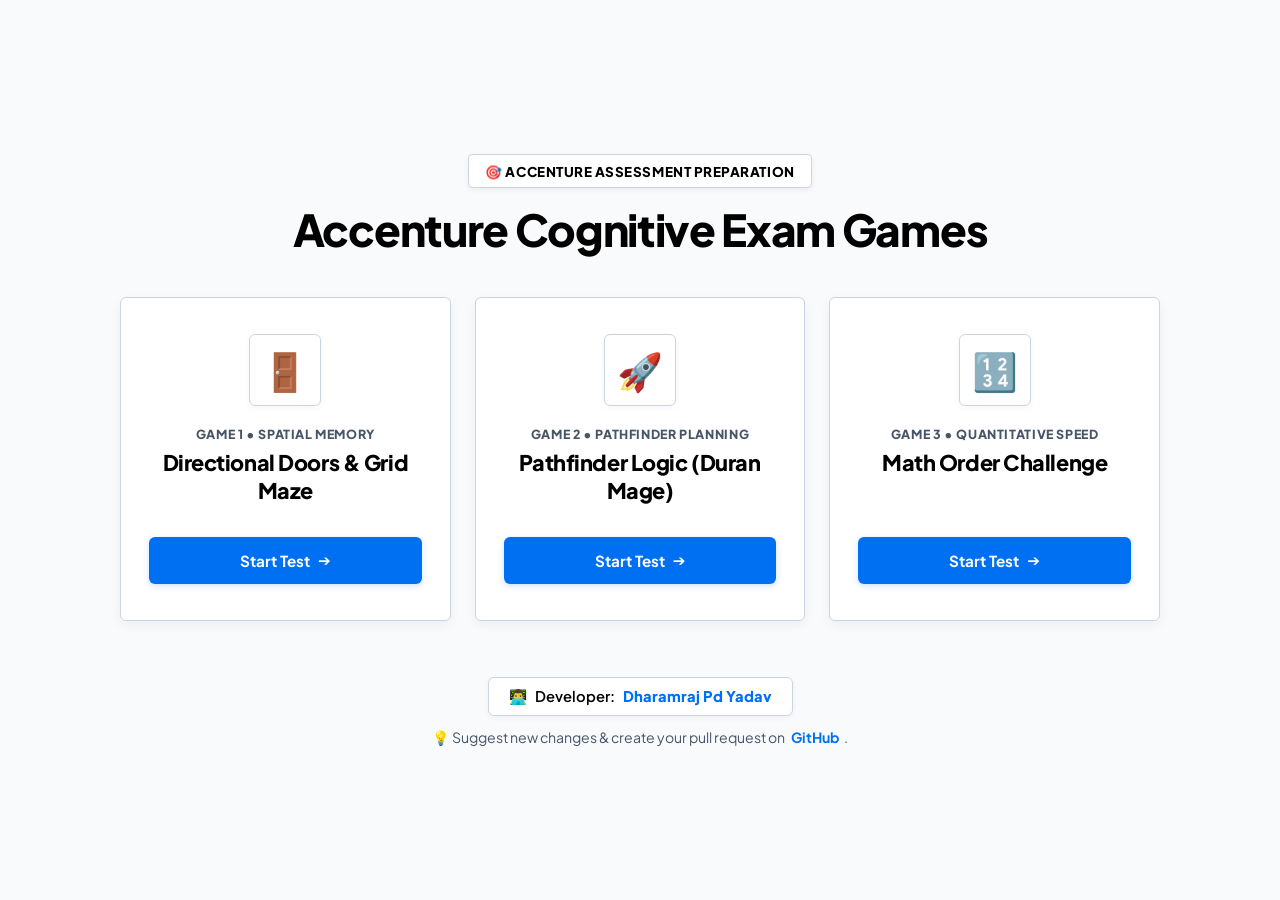
<file: index.html>
<!DOCTYPE html>
<html lang="en">
<head>
  <meta charset="UTF-8" />
  <meta name="viewport" content="width=device-width, initial-scale=1.0" />
  <title>Accenture Cognitive Exam Prep Games</title>
  <link rel="preconnect" href="https://fonts.googleapis.com">
  <link rel="preconnect" href="https://fonts.gstatic.com" crossorigin>
  <link href="https://fonts.googleapis.com/css2?family=Plus+Jakarta+Sans:wght@400;500;600;700;800&family=Fredoka:wght@600;700&display=swap" rel="stylesheet">
  <style>
    :root {
      --bg: #f8fafc;
      --card-bg: #ffffff;
      --border: #cbd5e1;
      --primary: #0070f3;
      --primary-hover: #0051b3;
      --text-main: #000000;
      --text-muted: #475569;
      --font: 'Plus Jakarta Sans', system-ui, -apple-system, sans-serif;
    }

    * {
      box-sizing: border-box;
      margin: 0;
      padding: 0;
    }

    body {
      background-color: var(--bg);
      color: var(--text-main);
      font-family: var(--font);
      min-height: 100vh;
      display: flex;
      flex-direction: column;
      align-items: center;
      justify-content: center;
      padding: 3rem 1.5rem;
    }

    .container {
      width: 100%;
      max-width: 1040px;
      display: flex;
      flex-direction: column;
      gap: 2.5rem;
    }

    /* Header */
    header {
      text-align: center;
      display: flex;
      flex-direction: column;
      align-items: center;
      gap: 0.85rem;
    }

    /* Crisp White Header Badge with subtle corners & shadow */
    .header-badge {
      display: inline-flex;
      align-items: center;
      gap: 0.45rem;
      background: #ffffff;
      color: #000000;
      border: 1px solid var(--border);
      padding: 0.45rem 1rem;
      border-radius: 4px;
      font-size: 0.84rem;
      font-weight: 800;
      letter-spacing: 0.04em;
      text-transform: uppercase;
      box-shadow: 0 2px 6px rgba(0, 0, 0, 0.06);
    }

    h1 {
      font-size: clamp(2rem, 4.5vw, 2.75rem);
      font-weight: 800;
      color: #000000;
      letter-spacing: -0.03em;
    }

    /* 3-Card Grid View */
    .games-grid {
      display: grid;
      grid-template-columns: repeat(3, 1fr);
      gap: 1.5rem;
    }

    /* Clean White Game Card (Subtle Corners) */
    .game-card {
      background: var(--card-bg);
      border: 1px solid var(--border);
      border-radius: 6px;
      padding: 2.25rem 1.75rem;
      display: flex;
      flex-direction: column;
      justify-content: space-between;
      gap: 2rem;
      transition: all 0.2s ease;
      box-shadow: 0 4px 12px rgba(0, 0, 0, 0.05);
      text-decoration: none;
      color: inherit;
    }

    .game-card:hover {
      transform: translateY(-4px);
      border-color: #0f172a;
      box-shadow: 0 10px 24px rgba(0, 0, 0, 0.1);
    }

    .card-top {
      display: flex;
      flex-direction: column;
      align-items: center;
      text-align: center;
      gap: 1.2rem;
    }

    .icon-box {
      width: 72px;
      height: 72px;
      background: #ffffff;
      border: 1px solid var(--border);
      border-radius: 6px;
      display: flex;
      align-items: center;
      justify-content: center;
      font-size: 2.3rem;
      box-shadow: 0 2px 6px rgba(0, 0, 0, 0.04);
      transition: transform 0.2s ease;
    }

    .game-card:hover .icon-box {
      transform: scale(1.06);
    }

    .card-info {
      display: flex;
      flex-direction: column;
      align-items: center;
      gap: 0.45rem;
    }

    .category-badge {
      font-size: 0.78rem;
      font-weight: 800;
      text-transform: uppercase;
      letter-spacing: 0.05em;
      color: #475569;
    }

    .game-title {
      font-size: 1.35rem;
      font-weight: 800;
      color: #000000;
      letter-spacing: -0.02em;
      line-height: 1.3;
    }

    /* Action Button (Subtle Corners) */
    .btn-play {
      background: #0070f3;
      color: #ffffff;
      padding: 0.85rem 1.25rem;
      border-radius: 6px;
      font-weight: 700;
      font-size: 0.95rem;
      display: inline-flex;
      align-items: center;
      justify-content: center;
      gap: 0.5rem;
      width: 100%;
      transition: all 0.2s ease;
      box-shadow: 0 2px 6px rgba(0, 112, 243, 0.2);
    }

    .game-card:hover .btn-play {
      background: #0051b3;
      box-shadow: 0 4px 12px rgba(0, 112, 243, 0.35);
    }

    /* Developer Signature & Contribution Footer */
    footer {
      display: flex;
      flex-direction: column;
      align-items: center;
      gap: 0.75rem;
      margin-top: 1rem;
      text-align: center;
    }

    .dev-badge {
      display: inline-flex;
      align-items: center;
      gap: 0.5rem;
      background: #ffffff;
      border: 1px solid var(--border);
      padding: 0.55rem 1.25rem;
      border-radius: 6px;
      font-size: 0.92rem;
      font-weight: 600;
      color: #000000;
      box-shadow: 0 2px 6px rgba(0, 0, 0, 0.04);
    }

    .dev-badge a {
      color: #0070f3;
      text-decoration: none;
      font-weight: 800;
    }

    .dev-badge a:hover {
      text-decoration: underline;
    }

    .contribute-note {
      font-size: 0.88rem;
      color: #475569;
      display: flex;
      align-items: center;
      gap: 0.35rem;
    }

    .contribute-note a {
      color: #0070f3;
      font-weight: 700;
      text-decoration: none;
    }

    .contribute-note a:hover {
      text-decoration: underline;
    }

    /* Responsive */
    @media (max-width: 860px) {
      .games-grid {
        grid-template-columns: 1fr;
      }
    }
  </style>
</head>
<body>
  <div class="container">
    <!-- Header -->
    <header>
      <div class="header-badge">🎯 Accenture Assessment Preparation</div>
      <h1>Accenture Cognitive Exam Games</h1>
    </header>

    <!-- 3-Card Grid View -->
    <main class="games-grid">
      <!-- Game 1: Directional Doors & Grid Maze -->
      <a href="grid-maze/index.html" class="game-card">
        <div class="card-top">
          <div class="icon-box">🚪</div>
          <div class="card-info">
            <span class="category-badge">Game 1 • Spatial Memory</span>
            <h2 class="game-title">Directional Doors & Grid Maze</h2>
          </div>
        </div>
        <div class="btn-play">
          Start Test <span>➔</span>
        </div>
      </a>

      <!-- Game 2: Pathfinder Logic (Duran Mage) -->
      <a href="motion-flow/index.html" class="game-card">
        <div class="card-top">
          <div class="icon-box">🚀</div>
          <div class="card-info">
            <span class="category-badge">Game 2 • Pathfinder Planning</span>
            <h2 class="game-title">Pathfinder Logic (Duran Mage)</h2>
          </div>
        </div>
        <div class="btn-play">
          Start Test <span>➔</span>
        </div>
      </a>

      <!-- Game 3: Math Order Challenge -->
      <a href="math-order/index.html" class="game-card">
        <div class="card-top">
          <div class="icon-box">🔢</div>
          <div class="card-info">
            <span class="category-badge">Game 3 • Quantitative Speed</span>
            <h2 class="game-title">Math Order Challenge</h2>
          </div>
        </div>
        <div class="btn-play">
          Start Test <span>➔</span>
        </div>
      </a>
    </main>

    <!-- Developer Signature Footer -->
    <footer>
      <div class="dev-badge">
        <span>👨‍💻</span> Developer: <a href="https://github.com/Dharamraj82" target="_blank" rel="noopener noreferrer">Dharamraj Pd Yadav</a>
      </div>
      <p class="contribute-note">
        💡 Suggest new changes & create your pull request on <a href="https://github.com/Dharamraj82" target="_blank" rel="noopener noreferrer">GitHub</a>.
      </p>
    </footer>
  </div>
</body>
</html>
</file>
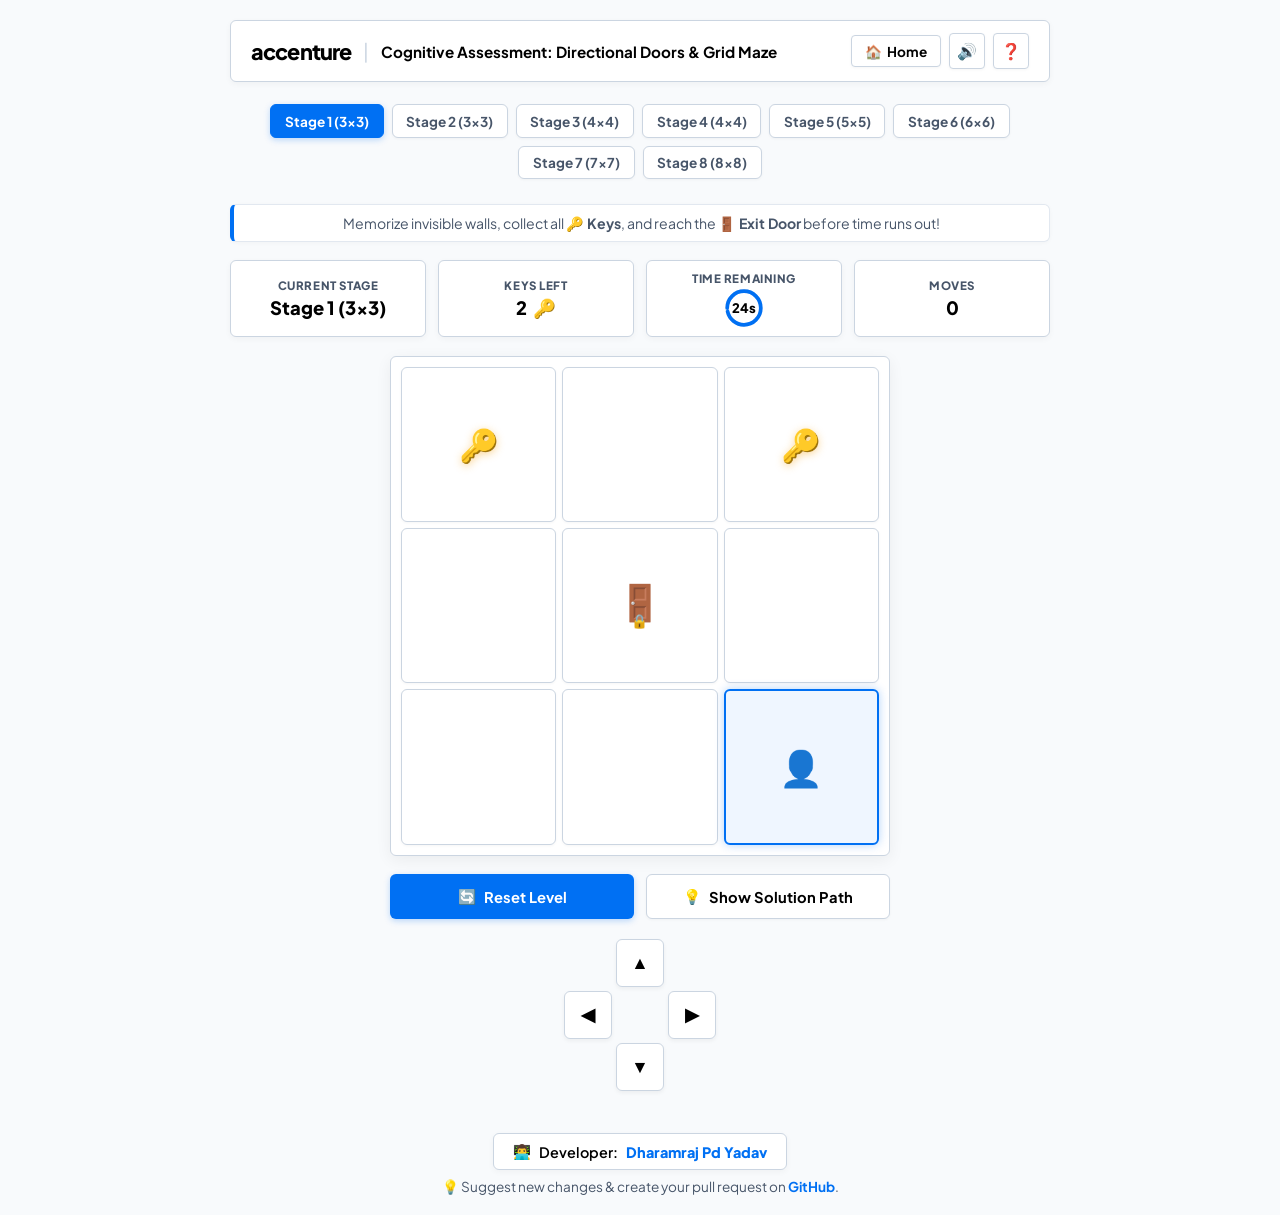
<file: grid-maze/index.html>
<!DOCTYPE html>
<html lang="en">
<head>
  <meta charset="UTF-8" />
  <meta name="viewport" content="width=device-width, initial-scale=1.0, maximum-scale=1.0, user-scalable=no" />
  <title>Directional Doors & Grid Maze - Accenture Cognitive Assessment</title>
  <link rel="stylesheet" href="style.css" />
  <link rel="preconnect" href="https://fonts.googleapis.com">
  <link rel="preconnect" href="https://fonts.gstatic.com" crossorigin>
  <link href="https://fonts.googleapis.com/css2?family=Plus+Jakarta+Sans:wght@400;500;600;700;800&family=Fredoka:wght@600;700&display=swap" rel="stylesheet">
</head>
<body>
  <div class="app-container">
    <!-- Top Global Header -->
    <header class="accenture-header">
      <div class="header-left">
        <span class="accenture-logo">accenture</span>
        <span class="header-divider">|</span>
        <span class="exam-title">Cognitive Assessment: Directional Doors & Grid Maze</span>
      </div>
      <div class="header-right">
        <a href="../index.html" class="btn-nav" title="Back to Games Portal">
          <span class="nav-icon">🏠</span> Home
        </a>
        <button id="btn-sound" class="btn-icon-top" title="Toggle Sound (M)" aria-label="Sound Toggle">
          <span id="sound-icon">🔊</span>
        </button>
        <button id="btn-instructions" class="btn-icon-top" title="How to play" aria-label="Instructions">
          <span>❓</span>
        </button>
      </div>
    </header>

    <!-- Level Selection Tabs -->
    <nav class="level-nav" aria-label="Level Select">
      <div class="level-buttons-container" id="level-buttons">
        <!-- Generated dynamically via JS -->
      </div>
    </nav>

    <!-- Subtitle / Status Banner -->
    <div class="instructions-banner">
      <p id="status-banner-text">
        Memorize invisible walls, collect all <strong>🔑 Keys</strong>, and reach the <strong>🚪 Exit Door</strong> before time runs out!
      </p>
    </div>

    <!-- Game HUD: Level Info, Keys Left, Timer, Moves -->
    <section class="game-hud">
      <div class="hud-card level-info-card">
        <span class="hud-label">Current Stage</span>
        <h2 id="hud-level-title" class="hud-value">Level 1 (3x3)</h2>
      </div>

      <div class="hud-card keys-card" id="hud-keys-card">
        <span class="hud-label">Keys Left</span>
        <div class="hud-value keys-value">
          <span id="hud-keys-count">1</span>
          <span class="key-icon-hud">🔑</span>
        </div>
      </div>

      <div class="hud-card timer-card" id="hud-timer-card">
        <span class="hud-label">Time Remaining</span>
        <div class="timer-display">
          <svg class="timer-ring-svg" viewBox="0 0 36 36">
            <path class="timer-ring-bg" d="M18 2.0845 a 15.9155 15.9155 0 0 1 0 31.831 a 15.9155 15.9155 0 0 1 0 -31.831" />
            <path id="timer-ring-progress" class="timer-ring-progress" stroke-dasharray="100, 100" d="M18 2.0845 a 15.9155 15.9155 0 0 1 0 31.831 a 15.9155 15.9155 0 0 1 0 -31.831" />
          </svg>
          <span id="hud-timer-text" class="timer-text">25s</span>
        </div>
      </div>

      <div class="hud-card stats-card">
        <span class="hud-label">Moves</span>
        <span id="hud-moves-count" class="hud-value">0</span>
      </div>
    </section>

    <!-- Main Game Board Canvas Container -->
    <main class="board-wrapper">
      <div class="board-container" id="board-container">
        <div class="grid-board" id="grid-board">
          <!-- Grid Cells dynamically rendered here -->
        </div>

        <!-- In-board Toast / Alert Overlay -->
        <div id="board-alert" class="board-alert hidden">
          <div class="alert-content">
            <span id="alert-icon" class="alert-icon">⏳</span>
            <span id="alert-msg" class="alert-msg">Time's Up! Moving to next level...</span>
          </div>
        </div>
      </div>
    </main>

    <!-- Bottom Controls & Action Buttons -->
    <section class="game-controls">
      <div class="action-buttons">
        <button id="btn-reset" class="btn btn-primary" title="Reset Level (R)">
          <span class="btn-icon">🔄</span> Reset Level
        </button>
        <button id="btn-solution" class="btn btn-success" title="Show or hide solution path (H)">
          <span class="btn-icon">💡</span> <span id="solution-btn-text">Show Solution Path</span>
        </button>
      </div>

      <!-- Mobile Touch D-Pad Controls -->
      <div class="dpad-container" id="dpad-container">
        <div class="dpad">
          <button class="dpad-btn dpad-up" data-dir="up" aria-label="Move Up">▲</button>
          <div class="dpad-middle">
            <button class="dpad-btn dpad-left" data-dir="left" aria-label="Move Left">◀</button>
            <div class="dpad-center"></div>
            <button class="dpad-btn dpad-right" data-dir="right" aria-label="Move Right">▶</button>
          </div>
          <button class="dpad-btn dpad-down" data-dir="down" aria-label="Move Down">▼</button>
        </div>
      </div>
    </section>

    <!-- Level Complete / Victory Modal -->
    <div id="modal-victory" class="modal-overlay hidden">
      <div class="modal-card victory-card">
        <div class="victory-header">
          <div class="trophy-badge">🏆</div>
          <h2 class="victory-title" id="victory-title">Level Completed!</h2>
          <p class="victory-subtitle" id="victory-subtitle">Awesome memory and navigation skills!</p>
        </div>

        <div class="victory-stats">
          <div class="stat-item">
            <span class="stat-label">Time Taken</span>
            <span class="stat-val" id="stat-time">12s</span>
          </div>
          <div class="stat-item">
            <span class="stat-label">Moves Used</span>
            <span class="stat-val" id="stat-moves">14</span>
          </div>
          <div class="stat-item">
            <span class="stat-label">Rating</span>
            <span class="stat-val rating-stars" id="stat-stars">⭐⭐⭐</span>
          </div>
        </div>

        <div class="modal-actions">
          <button id="btn-replay-level" class="btn btn-secondary">Replay Stage</button>
          <button id="btn-next-level" class="btn btn-success">Next Stage ➔</button>
        </div>
      </div>
    </div>

    <!-- Instructions Modal -->
    <div id="modal-instructions" class="modal-overlay hidden">
      <div class="modal-card">
        <div class="modal-header">
          <h2>How to Play Directional Doors & Grid Maze</h2>
          <button id="btn-close-instructions" class="close-btn">&times;</button>
        </div>
        <div class="modal-body instructions-body">
          <div class="instruction-row">
            <div class="instruction-badge">👤</div>
            <p><strong>Move the Player:</strong> Use <b>Arrow Keys</b>, <b>W A S D</b>, click adjacent cells, or use the on-screen D-Pad.</p>
          </div>
          <div class="instruction-row">
            <div class="instruction-badge">🔑</div>
            <p><strong>Collect All Keys:</strong> You must grab every key on the board before the exit door unlocks.</p>
          </div>
          <div class="instruction-row">
            <div class="instruction-badge">🚪</div>
            <p><strong>Reach the Door:</strong> Once all keys are collected, step onto the door to finish the stage!</p>
          </div>
          <div class="instruction-row">
            <div class="instruction-badge">🧱</div>
            <p><strong>Beware of Invisible Walls:</strong> Hidden obstacles block certain paths. Colliding with one reveals it briefly and resets you back to start!</p>
          </div>
          <div class="instruction-row">
            <div class="instruction-badge">🎲</div>
            <p><strong>Full Procedural Randomness:</strong> Every stage generates a fresh, unique, solvable layout every time you play.</p>
          </div>
          <div class="instruction-row">
            <div class="instruction-badge">💡</div>
            <p><strong>Solution Helper:</strong> Stuck? Click <b>Show Solution Path</b> to view the optimal BFS route.</p>
          </div>
        </div>
        <div class="modal-actions">
          <button id="btn-got-it" class="btn btn-primary" style="width:100%;">Got it, let's play!</button>
        </div>
      </div>
    </div>

    <!-- Game Finished / All Levels Done Modal -->
    <div id="modal-game-complete" class="modal-overlay hidden">
      <div class="modal-card victory-card">
        <div class="victory-header">
          <div class="trophy-badge gold-trophy">👑</div>
          <h2 class="victory-title">Maze Master!</h2>
          <p class="victory-subtitle">Congratulations! You have conquered all assessment stages!</p>
        </div>
        <div class="modal-actions">
          <button id="btn-restart-game" class="btn btn-primary" style="width: 100%;">Play Again with New Random Mazes</button>
        </div>
      </div>
    </div>

    <!-- Synchronized Developer Footer -->
    <footer class="game-footer">
      <div class="dev-badge">
        <span>👨‍💻</span> Developer: <a href="https://github.com/Dharamraj82" target="_blank" rel="noopener noreferrer">Dharamraj Pd Yadav</a>
      </div>
      <p class="contribute-note">💡 Suggest new changes & create your pull request on <a href="https://github.com/Dharamraj82" target="_blank" rel="noopener noreferrer">GitHub</a>.</p>
    </footer>

    <!-- Canvas for Victory Confetti -->
    <canvas id="confetti-canvas"></canvas>
  </div>

  <script src="game.js"></script>
</body>
</html>
</file>
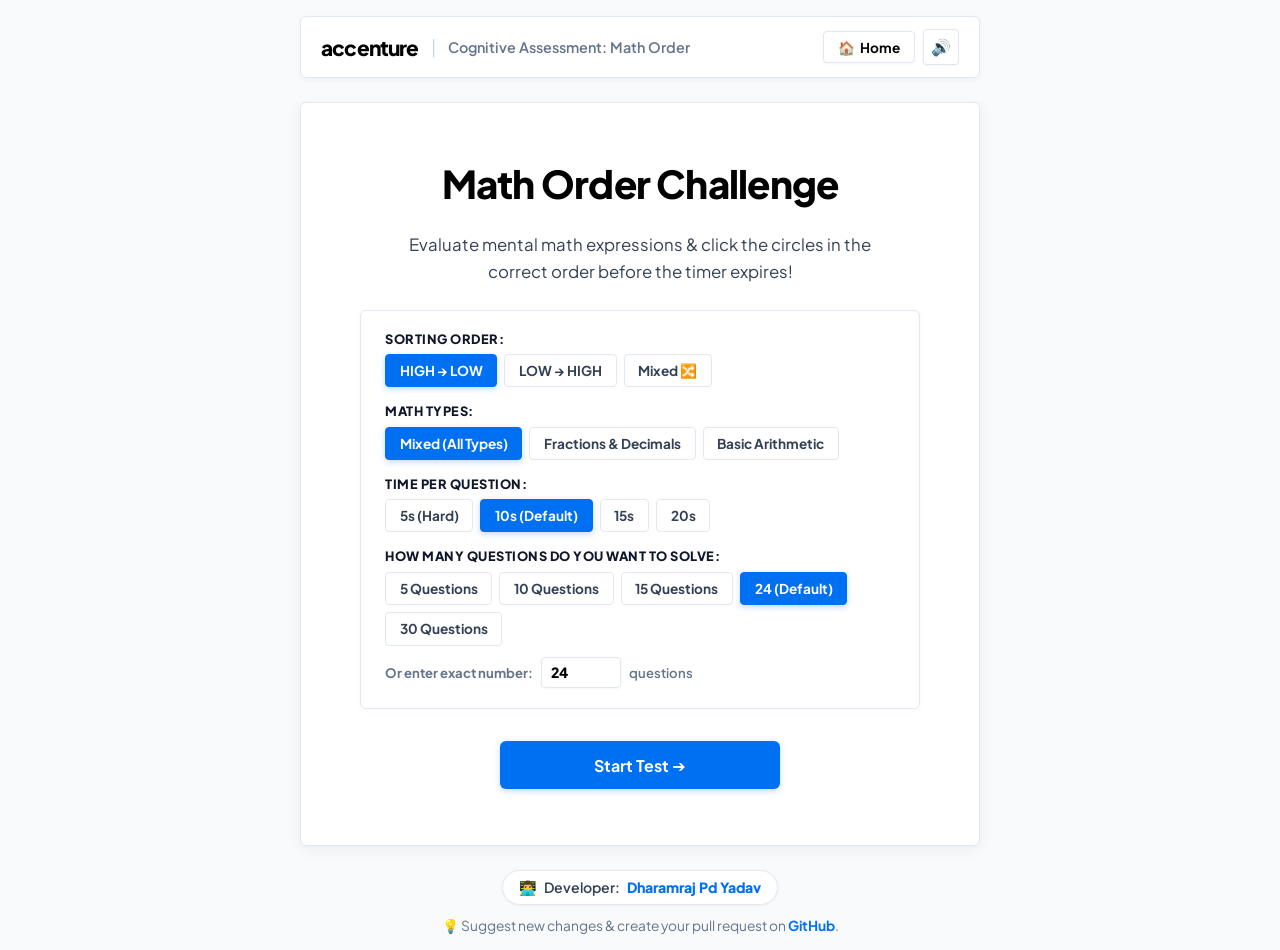
<file: math-order/index.html>
<!DOCTYPE html>
<html lang="en">
<head>
  <meta charset="UTF-8" />
  <meta name="viewport" content="width=device-width, initial-scale=1.0, maximum-scale=1.0, user-scalable=no" />
  <title>Math Order Challenge - Accenture Cognitive Assessment</title>
  <link rel="stylesheet" href="style.css" />
  <link rel="preconnect" href="https://fonts.googleapis.com">
  <link rel="preconnect" href="https://fonts.gstatic.com" crossorigin>
  <link href="https://fonts.googleapis.com/css2?family=Plus+Jakarta+Sans:wght@400;500;600;700;800&family=Fredoka:wght@600;700&display=swap" rel="stylesheet">
</head>
<body>
  <div class="app-layout">
    <!-- Top Global Header -->
    <header class="assessment-header">
      <div class="header-left">
        <span class="brand-logo">accenture</span>
        <span class="header-sep">|</span>
        <span class="assessment-name">Cognitive Assessment: Math Order</span>
      </div>
      <div class="header-right">
        <a href="../index.html" class="nav-btn" title="Back to Games Portal">
          <span>🏠</span> Home
        </a>
        <button id="btn-sound" class="icon-btn-header" title="Toggle Sound (M)" aria-label="Toggle Sound">
          <span id="sound-icon">🔊</span>
        </button>
      </div>
    </header>

    <!-- Main Game Container -->
    <main class="main-container">

      <!-- SCREEN 1: START SCREEN -->
      <section id="screen-start" class="game-card start-card">
        <h1 class="card-title">Math Order Challenge</h1>
        <p class="card-subtitle">
          Evaluate mental math expressions & click the circles in the correct order before the timer expires!
        </p>

        <!-- Test Configuration Options -->
        <div class="test-config-box">
          <!-- 1. Ordering Direction -->
          <div class="config-row">
            <span class="config-label">Sorting Order:</span>
            <div class="config-pills" id="opt-order-group">
              <button type="button" class="cfg-pill active" data-order="desc">HIGH → LOW</button>
              <button type="button" class="cfg-pill" data-order="asc">LOW → HIGH</button>
              <button type="button" class="cfg-pill" data-order="mixed">Mixed 🔀</button>
            </div>
          </div>

          <!-- 2. Math Problem Type -->
          <div class="config-row">
            <span class="config-label">Math Types:</span>
            <div class="config-pills" id="opt-math-group">
              <button type="button" class="cfg-pill active" data-type="all">Mixed (All Types)</button>
              <button type="button" class="cfg-pill" data-type="fractions">Fractions & Decimals</button>
              <button type="button" class="cfg-pill" data-type="arithmetic">Basic Arithmetic</button>
            </div>
          </div>

          <!-- 3. Timer Duration per Question -->
          <div class="config-row">
            <span class="config-label">Time Per Question:</span>
            <div class="config-pills" id="opt-time-group">
              <button type="button" class="cfg-pill" data-time="5">5s (Hard)</button>
              <button type="button" class="cfg-pill active" data-time="10">10s (Default)</button>
              <button type="button" class="cfg-pill" data-time="15">15s</button>
              <button type="button" class="cfg-pill" data-time="20">20s</button>
            </div>
          </div>

          <!-- 4. How many questions do you want to solve -->
          <div class="config-row">
            <span class="config-label">How many questions do you want to solve:</span>
            <div class="config-count-container">
              <div class="config-pills" id="opt-count-group">
                <button type="button" class="cfg-pill" data-count="5">5 Questions</button>
                <button type="button" class="cfg-pill" data-count="10">10 Questions</button>
                <button type="button" class="cfg-pill" data-count="15">15 Questions</button>
                <button type="button" class="cfg-pill active" data-count="24">24 (Default)</button>
                <button type="button" class="cfg-pill" data-count="30">30 Questions</button>
              </div>
              <div class="custom-input-box">
                <label for="custom-count-input" class="custom-input-label">Or enter exact number:</label>
                <input type="number" id="custom-count-input" class="custom-number-field" min="1" max="100" placeholder="e.g. 20" value="24" />
                <span class="custom-input-suffix">questions</span>
              </div>
            </div>
          </div>
        </div>

        <div class="card-action-row" style="justify-content: center; max-width: 280px; margin-top: 0.5rem;">
          <button id="btn-start" class="btn btn-primary" style="width: 100%;">Start Test ➔</button>
        </div>
      </section>

      <!-- SCREEN 2: ACTIVE QUESTION SCREEN -->
      <section id="screen-quiz" class="game-card quiz-card hidden">
        <!-- Top Bar: Question Tracker & Score -->
        <div class="quiz-header">
          <div class="tracker-item">
            Question: <span id="q-current">1</span> / <span id="q-total">24</span>
          </div>
          <div class="tracker-item">
            Score: <span id="q-score">0</span>
          </div>
        </div>

        <!-- 10-Second Countdown Progress Bar -->
        <div class="progress-track">
          <div id="progress-bar" class="progress-fill"></div>
        </div>

        <!-- Prompt Text -->
        <div class="prompt-instruction">
          Click circles from <strong>HIGH → LOW</strong>
        </div>

        <!-- 3 Math Circles Container -->
        <div id="circles-grid" class="circles-row">
          <!-- Dynamically populated circles -->
        </div>

        <!-- Feedback Alert Toast -->
        <div id="feedback-alert" class="feedback-toast hidden">
          <span id="feedback-icon">✓</span>
          <span id="feedback-text">Correct!</span>
        </div>
      </section>

      <!-- SCREEN 3: TEST COMPLETED MODAL -->
      <section id="screen-completed" class="game-card completed-card hidden">
        <h1 class="card-title">Test Completed!</h1>
        <div class="final-score-display">
          Your Final Score: <span id="final-score-val" class="highlight-score">20</span> / <span id="final-total-val">24</span>
        </div>

        <div class="card-action-row">
          <button id="btn-try-again" class="btn btn-primary">Try Again</button>
          <button id="btn-view-solutions-end" class="btn btn-secondary">View Solutions</button>
        </div>
      </section>

      <!-- SCREEN 4: QUESTION & SOLUTION SHEET -->
      <section id="screen-solutions" class="game-card solutions-card hidden">
        <h1 class="card-title">Question & Solution Sheet</h1>
        <p class="solutions-subtitle" id="solutions-subtitle">
          All questions with computed values and correct sorting order:
        </p>

        <!-- Scrollable Solution List -->
        <div id="solutions-list" class="solutions-scroll-area">
          <!-- Dynamically populated solution items -->
        </div>

        <div class="card-action-row">
          <button id="btn-start-from-solution" class="btn btn-primary">Start Test Now</button>
          <button id="btn-back-to-menu" class="btn btn-secondary">Back to Menu</button>
        </div>
      </section>

    </main>

    <!-- Synchronized Developer Footer -->
    <footer class="page-footer">
      <div class="dev-badge">
        <span>👨‍💻</span> Developer: <a href="https://github.com/Dharamraj82" target="_blank" rel="noopener noreferrer">Dharamraj Pd Yadav</a>
      </div>
      <p class="contribute-note" style="font-size:0.86rem; color:#64748b; margin-top:0.25rem;">
        💡 Suggest new changes & create your pull request on <a href="https://github.com/Dharamraj82" target="_blank" rel="noopener noreferrer" style="color:#0070f3; font-weight:700; text-decoration:none;">GitHub</a>.
      </p>
    </footer>

    <!-- Confetti Canvas -->
    <canvas id="confetti-canvas"></canvas>
  </div>

  <script src="game.js"></script>
</body>
</html>
</file>
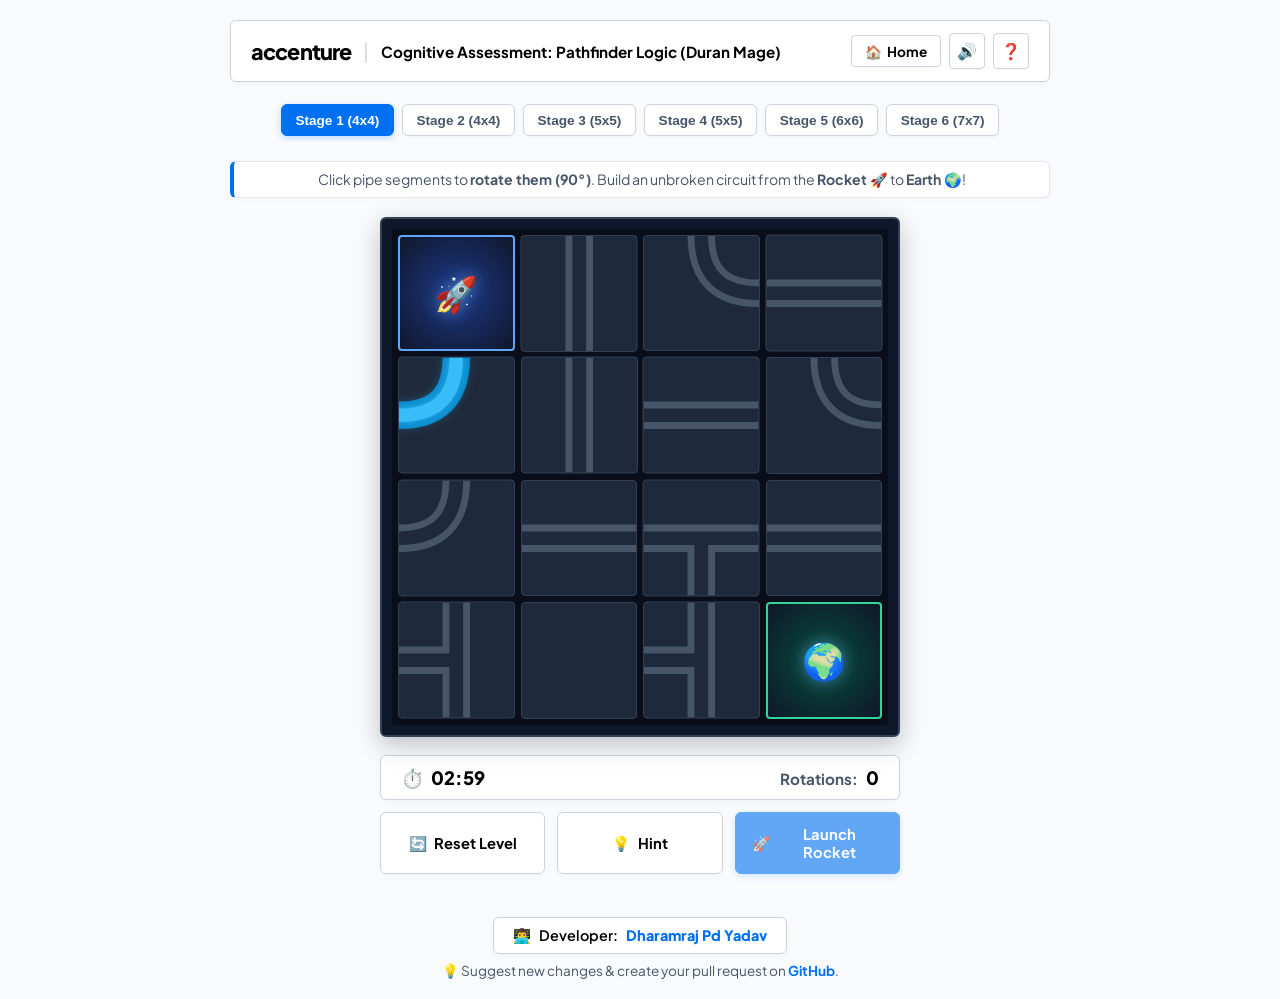
<file: motion-flow/index.html>
<!DOCTYPE html>
<html lang="en">
<head>
  <meta charset="UTF-8" />
  <meta name="viewport" content="width=device-width, initial-scale=1.0, maximum-scale=1.0, user-scalable=no" />
  <title>Pathfinder Logic (Duran Mage) - Accenture Cognitive Assessment</title>
  <link rel="stylesheet" href="style.css" />
  <link rel="preconnect" href="https://fonts.googleapis.com">
  <link rel="preconnect" href="https://fonts.gstatic.com" crossorigin>
  <link href="https://fonts.googleapis.com/css2?family=Plus+Jakarta+Sans:wght@400;500;600;700;800&family=Fredoka:wght@600;700&display=swap" rel="stylesheet">
</head>
<body>
  <div class="assessment-container">
    <!-- Top Global Header -->
    <header class="accenture-header">
      <div class="header-left">
        <span class="accenture-logo">accenture</span>
        <span class="header-divider">|</span>
        <span class="exam-title">Cognitive Assessment: Pathfinder Logic (Duran Mage)</span>
      </div>
      <div class="header-right">
        <a href="../index.html" class="btn-nav" title="Back to Games Portal">
          <span class="nav-icon">🏠</span> Home
        </a>
        <button id="btn-sound" class="btn-icon-top" title="Toggle Sound (M)" aria-label="Sound Toggle">
          <span id="sound-icon">🔊</span>
        </button>
        <button id="btn-help" class="btn-icon-top" title="How to play" aria-label="Help">
          <span>❓</span>
        </button>
      </div>
    </header>

    <!-- Level Selection Tabs -->
    <nav class="level-nav">
      <div class="level-pills" id="level-pills">
        <!-- Dynamically injected via JS -->
      </div>
    </nav>

    <!-- Instructions / Status Subtitle Banner -->
    <div class="instructions-banner">
      <p id="status-text">
        Click pipe segments to <strong>rotate them (90°)</strong>. Build an unbroken circuit from the <strong>Rocket 🚀</strong> to <strong>Earth 🌍</strong>!
      </p>
    </div>

    <!-- Main Game Board Canvas Container -->
    <main class="game-board-section">
      <div class="board-frame" id="board-frame">
        <!-- Rocket Flying Animation Layer -->
        <div id="flying-rocket" class="flying-rocket hidden">🚀</div>

        <!-- Grid Container for Pipe Segments -->
        <div class="pipe-grid" id="pipe-grid">
          <!-- Dynamically populated pipe cells -->
        </div>

        <!-- In-Board Notification Alert Overlay -->
        <div id="board-toast" class="board-toast hidden">
          <span id="toast-icon">✨</span>
          <span id="toast-msg">Path Connected! Ready to Launch!</span>
        </div>
      </div>
    </main>

    <!-- Bottom Action & Control Toolbar -->
    <section class="bottom-toolbar">
      <!-- Timer & Rotations Badge -->
      <div class="stats-group">
        <div class="timer-badge" id="timer-badge">
          <span class="timer-icon">⏱️</span>
          <span id="timer-text" class="timer-val">03:00</span>
        </div>
        <div class="moves-badge">
          <span class="moves-label">Rotations:</span>
          <span id="moves-count" class="moves-val">0</span>
        </div>
      </div>

      <!-- Action Buttons -->
      <div class="toolbar-buttons">
        <button id="btn-reset" class="action-btn" title="Reset Level (R)">
          <span class="btn-icon">🔄</span> Reset Level
        </button>

        <button id="btn-hint" class="action-btn btn-hint" title="Align Next Pipe (H)">
          <span class="btn-icon">💡</span> Hint
        </button>

        <button id="btn-launch" class="action-btn btn-launch-action" title="Launch Rocket (Space / Enter)">
          <span class="btn-icon">🚀</span> Launch Rocket
        </button>
      </div>
    </section>

    <!-- Victory Modal -->
    <div id="modal-victory" class="modal-backdrop hidden">
      <div class="modal-box">
        <div class="modal-icon">🌍✨</div>
        <h2 class="modal-title">Mission Successful!</h2>
        <p class="modal-sub">Rocket safely navigated through the connected circuit to Earth!</p>
        
        <div class="modal-metrics">
          <div class="metric-col">
            <span class="metric-label">Time Taken</span>
            <span class="metric-val" id="metric-time">22s</span>
          </div>
          <div class="metric-col">
            <span class="metric-label">Rotations</span>
            <span class="metric-val" id="metric-moves">14</span>
          </div>
          <div class="metric-col">
            <span class="metric-label">Rating</span>
            <span class="metric-val" id="metric-rating">⭐⭐⭐</span>
          </div>
        </div>

        <div class="modal-actions">
          <button id="btn-replay" class="modal-btn btn-sec">Replay Stage</button>
          <button id="btn-next" class="modal-btn btn-pri">Next Stage ➔</button>
        </div>
      </div>
    </div>

    <!-- Instructions / Help Modal -->
    <div id="modal-help" class="modal-backdrop hidden">
      <div class="modal-box instructions-box">
        <div class="modal-top">
          <h2>Pathfinder Logic (Duran Mage) Rules</h2>
          <button id="btn-close-help" class="close-x">&times;</button>
        </div>
        <div class="instructions-content">
          <div class="inst-item">
            <div class="inst-icon">🔄</div>
            <div>
              <strong>Rotate Tiles:</strong> Click on any pipe tile to rotate it 90 degrees clockwise.
            </div>
          </div>
          <div class="inst-item">
            <div class="inst-icon">⚡</div>
            <div>
              <strong>Power Flow:</strong> Pipe segments connected to the <b>Rocket 🚀</b> light up with vibrant electric blue energy.
            </div>
          </div>
          <div class="inst-item">
            <div class="inst-icon">🎲</div>
            <div>
              <strong>Procedural Randomness:</strong> Every stage generates an entirely random, guaranteed solvable circuit every time.
            </div>
          </div>
          <div class="inst-item">
            <div class="inst-icon">🌍</div>
            <div>
              <strong>Objective:</strong> Form a continuous, unbroken path connecting the <b>Rocket 🚀</b> to <b>Earth 🌍</b>.
            </div>
          </div>
          <div class="inst-item">
            <div class="inst-icon">🚀</div>
            <div>
              <strong>Launch:</strong> Once the route is fully connected, click <b>Launch Rocket</b> to fly to Earth and complete the level!
            </div>
          </div>
        </div>
        <button id="btn-got-help" class="modal-btn btn-pri" style="width: 100%;">Start Mission</button>
      </div>
    </div>

    <!-- Synchronized Developer Footer -->
    <footer class="game-footer">
      <div class="dev-badge">
        <span>👨‍💻</span> Developer: <a href="https://github.com/Dharamraj82" target="_blank" rel="noopener noreferrer">Dharamraj Pd Yadav</a>
      </div>
      <p class="contribute-note">💡 Suggest new changes & create your pull request on <a href="https://github.com/Dharamraj82" target="_blank" rel="noopener noreferrer">GitHub</a>.</p>
    </footer>

    <!-- Confetti Canvas -->
    <canvas id="confetti-canvas"></canvas>
  </div>

  <script src="game.js"></script>
</body>
</html>
</file>
<file: grid-maze/style.css>
/* ===================================================================
   GRID MAZE: KEY QUEST - STYLESHEET
   Accenture Cognitive Assessment Theme (White / Subtle Corners 4-6px)
   =================================================================== */

:root {
  --bg-color: #f8fafc;
  --panel-bg: #ffffff;
  --border-color: #cbd5e1;
  --border-light: #e2e8f0;
  
  --primary: #0070f3;
  --primary-hover: #0051b3;
  --primary-active: #003e8a;
  
  --success: #10b981;
  --success-hover: #059669;
  
  --warning: #f59e0b;
  --danger: #ef4444;
  --purple: #8b5cf6;
  
  --tile-bg: #ffffff;
  --tile-border: #cbd5e1;
  --tile-hover: #f1f5f9;
  
  --text-main: #000000;
  --text-muted: #475569;
  --font-family: 'Plus Jakarta Sans', system-ui, -apple-system, sans-serif;

  --board-max-size: 500px;
}

*, *::before, *::after {
  box-sizing: border-box;
  margin: 0;
  padding: 0;
  user-select: none;
  -webkit-user-select: none;
  -webkit-tap-highlight-color: transparent;
}

body {
  font-family: var(--font-family);
  background-color: var(--bg-color);
  color: var(--text-main);
  min-height: 100vh;
  display: flex;
  justify-content: center;
  align-items: flex-start;
  padding: 1.25rem 1rem;
  overflow-x: hidden;
}

.app-container {
  width: 100%;
  max-width: 820px;
  display: flex;
  flex-direction: column;
  align-items: center;
  gap: 1.15rem;
  margin: 0 auto;
  position: relative;
}

/* -------------------------------------------------------------
   Accenture Top Header Bar (Synchronized)
   ------------------------------------------------------------- */
.accenture-header {
  width: 100%;
  background: var(--panel-bg);
  border: 1px solid var(--border-color);
  border-radius: 6px;
  padding: 0.75rem 1.25rem;
  display: flex;
  justify-content: space-between;
  align-items: center;
  box-shadow: 0 2px 6px rgba(0, 0, 0, 0.04);
}

.header-left {
  display: flex;
  align-items: center;
  gap: 0.75rem;
}

.accenture-logo {
  font-size: 1.35rem;
  font-weight: 800;
  letter-spacing: -0.04em;
  color: #000000;
}

.header-divider {
  color: #cbd5e1;
  font-size: 1.2rem;
}

.exam-title {
  font-size: 0.95rem;
  font-weight: 700;
  color: #000000;
}

.header-right {
  display: flex;
  align-items: center;
  gap: 0.5rem;
}

.btn-nav {
  background: #ffffff;
  border: 1px solid var(--border-color);
  color: #000000;
  text-decoration: none;
  font-size: 0.85rem;
  font-weight: 700;
  padding: 0.4rem 0.8rem;
  border-radius: 4px;
  display: inline-flex;
  align-items: center;
  gap: 0.35rem;
  box-shadow: 0 1px 3px rgba(0, 0, 0, 0.04);
  transition: all 0.2s ease;
}

.btn-nav:hover {
  background: #f1f5f9;
  border-color: #000000;
  color: var(--primary);
}

.btn-icon-top {
  background: #ffffff;
  border: 1px solid var(--border-color);
  border-radius: 4px;
  width: 36px;
  height: 36px;
  display: flex;
  align-items: center;
  justify-content: center;
  font-size: 1rem;
  cursor: pointer;
  color: #000000;
  box-shadow: 0 1px 3px rgba(0, 0, 0, 0.04);
  transition: all 0.2s ease;
}

.btn-icon-top:hover {
  background: #f1f5f9;
  border-color: #000000;
}

/* -------------------------------------------------------------
   Level Navigation Bar
   ------------------------------------------------------------- */
.level-nav {
  width: 100%;
  overflow-x: auto;
  padding: 0.25rem 0.25rem 0.4rem;
}

.level-buttons-container {
  display: flex;
  justify-content: center;
  flex-wrap: wrap;
  gap: 0.5rem;
}

.btn-level {
  background: #ffffff;
  color: var(--text-muted);
  border: 1px solid var(--border-color);
  padding: 0.45rem 0.85rem;
  font-family: var(--font-family);
  font-size: 0.85rem;
  font-weight: 700;
  border-radius: 6px;
  cursor: pointer;
  transition: all 0.18s ease;
  box-shadow: 0 1px 3px rgba(0, 0, 0, 0.04);
  white-space: nowrap;
  display: inline-flex;
  align-items: center;
  gap: 0.35rem;
}

.btn-level:hover {
  border-color: var(--primary);
  color: var(--primary);
}

.btn-level.active {
  background: var(--primary);
  border-color: var(--primary);
  color: #ffffff;
  box-shadow: 0 2px 6px rgba(0, 112, 243, 0.25);
}

.btn-level.completed {
  border-color: var(--success);
  color: var(--success);
}

.btn-level.active.completed {
  background: var(--success);
  color: #ffffff;
}

/* -------------------------------------------------------------
   Status / Instruction Banner
   ------------------------------------------------------------- */
.instructions-banner {
  background: #ffffff;
  border: 1px solid var(--border-light);
  border-left: 4px solid var(--primary);
  padding: 0.55rem 1rem;
  border-radius: 6px;
  width: 100%;
  text-align: center;
  font-size: 0.88rem;
  color: var(--text-muted);
  box-shadow: 0 1px 4px rgba(0, 0, 0, 0.03);
}

/* -------------------------------------------------------------
   HUD Statistics Bar
   ------------------------------------------------------------- */
.game-hud {
  width: 100%;
  display: grid;
  grid-template-columns: repeat(4, 1fr);
  gap: 0.75rem;
}

.hud-card {
  background: var(--panel-bg);
  border: 1px solid var(--border-color);
  border-radius: 6px;
  padding: 0.6rem 0.75rem;
  display: flex;
  flex-direction: column;
  align-items: center;
  justify-content: center;
  box-shadow: 0 2px 6px rgba(0, 0, 0, 0.04);
}

.hud-label {
  font-size: 0.72rem;
  font-weight: 800;
  text-transform: uppercase;
  letter-spacing: 0.05em;
  color: var(--text-muted);
  margin-bottom: 0.2rem;
}

.hud-value {
  font-size: 1.15rem;
  font-weight: 800;
  color: #000000;
}

.keys-value {
  display: flex;
  align-items: center;
  gap: 0.35rem;
}

.key-icon-hud {
  font-size: 1.15rem;
  animation: keyFloat 2s ease-in-out infinite alternate;
}

@keyframes keyFloat {
  0% { transform: translateY(0); }
  100% { transform: translateY(-3px); }
}

/* Timer SVG Ring */
.timer-display {
  position: relative;
  width: 38px;
  height: 38px;
  display: flex;
  align-items: center;
  justify-content: center;
}

.timer-ring-svg {
  width: 100%;
  height: 100%;
  transform: rotate(-90deg);
}

.timer-ring-bg {
  fill: none;
  stroke: #e2e8f0;
  stroke-width: 3.5;
}

.timer-ring-progress {
  fill: none;
  stroke: var(--primary);
  stroke-width: 3.5;
  stroke-linecap: round;
  transition: stroke-dasharray 0.3s linear, stroke 0.3s ease;
}

.timer-ring-progress.warning {
  stroke: var(--warning);
}

.timer-ring-progress.danger {
  stroke: var(--danger);
  animation: timerPulse 0.5s infinite alternate;
}

@keyframes timerPulse {
  0% { opacity: 1; }
  100% { opacity: 0.4; }
}

.timer-text {
  position: absolute;
  font-size: 0.82rem;
  font-weight: 800;
  color: #000000;
}

/* -------------------------------------------------------------
   Main Game Board & Cells
   ------------------------------------------------------------- */
.board-wrapper {
  width: 100%;
  display: flex;
  justify-content: center;
  align-items: center;
}

.board-container {
  position: relative;
  width: 100%;
  max-width: var(--board-max-size);
  aspect-ratio: 1 / 1;
  background: var(--panel-bg);
  border: 1px solid var(--border-color);
  border-radius: 6px;
  padding: 10px;
  box-shadow: 0 4px 16px rgba(0, 0, 0, 0.06);
}

.grid-board {
  width: 100%;
  height: 100%;
  display: grid;
  gap: 6px;
}

.grid-tile {
  background: var(--tile-bg);
  border: 1px solid var(--tile-border);
  border-radius: 6px;
  display: flex;
  align-items: center;
  justify-content: center;
  position: relative;
  cursor: pointer;
  transition: all 0.15s ease;
  box-shadow: 0 1px 3px rgba(0, 0, 0, 0.04);
}

.grid-tile:hover {
  background: var(--tile-hover);
  border-color: #94a3b8;
}

/* Start Tile */
.grid-tile.start-tile {
  background: #f0fdf4;
  border-color: #86efac;
}

/* Player Entity */
.grid-tile.entity-player {
  background: #eff6ff !important;
  border: 2px solid var(--primary) !important;
  box-shadow: 0 0 10px rgba(0, 112, 243, 0.3) !important;
  z-index: 5;
}

.player-avatar {
  font-size: clamp(1.4rem, 4vw, 2.2rem);
  line-height: 1;
  animation: playerBounce 1.5s infinite alternate;
}

@keyframes playerBounce {
  0% { transform: translateY(0); }
  100% { transform: translateY(-4px); }
}

/* Keys */
.key-icon {
  font-size: clamp(1.3rem, 3.8vw, 2rem);
  line-height: 1;
  filter: drop-shadow(0 2px 4px rgba(245, 158, 11, 0.4));
  animation: keyGlow 1.8s infinite alternate ease-in-out;
}

@keyframes keyGlow {
  0% { transform: scale(0.95); filter: drop-shadow(0 2px 4px rgba(245, 158, 11, 0.3)); }
  100% { transform: scale(1.08); filter: drop-shadow(0 2px 8px rgba(245, 158, 11, 0.6)); }
}

/* Exit Door */
.door-container {
  display: flex;
  flex-direction: column;
  align-items: center;
  justify-content: center;
  position: relative;
}

.door-icon {
  font-size: clamp(1.4rem, 4.2vw, 2.2rem);
  line-height: 1;
}

.door-lock-badge {
  font-size: 0.85rem;
  margin-top: -6px;
}

.grid-tile.door-unlocked {
  background: #ecfdf5 !important;
  border: 2px solid var(--success) !important;
  box-shadow: 0 0 12px rgba(16, 185, 129, 0.35) !important;
  animation: doorPulse 1.2s infinite alternate;
}

@keyframes doorPulse {
  0% { transform: scale(1); }
  100% { transform: scale(1.04); }
}

/* Flashed Invisible Wall Shock (Hides immediately after) */
.grid-tile.wall-flashed {
  background: #fee2e2 !important;
  border: 2px solid var(--danger) !important;
  box-shadow: 0 0 12px rgba(239, 68, 68, 0.6) !important;
  animation: wallFlash 0.25s ease-out;
}

@keyframes wallFlash {
  0% { transform: scale(1.15); opacity: 1; }
  100% { transform: scale(1); opacity: 0.7; }
}

/* BFS Solution Path Step Display */
.grid-tile.solution-step {
  background: #f5f3ff;
  border: 1.5px dashed var(--purple);
}

.step-number {
  position: absolute;
  top: 4px;
  left: 4px;
  background: var(--purple);
  color: #ffffff;
  font-size: 0.7rem;
  font-weight: 800;
  width: 18px;
  height: 18px;
  border-radius: 4px;
  display: flex;
  align-items: center;
  justify-content: center;
}

/* In-board Toast Alert */
.board-alert {
  position: absolute;
  inset: 0;
  background: rgba(255, 255, 255, 0.92);
  backdrop-filter: blur(4px);
  display: flex;
  align-items: center;
  justify-content: center;
  border-radius: 6px;
  z-index: 20;
  transition: opacity 0.2s ease;
}

.board-alert.hidden {
  display: none;
}

.alert-content {
  background: #ffffff;
  border: 1px solid var(--border-color);
  padding: 1rem 1.5rem;
  border-radius: 6px;
  display: flex;
  align-items: center;
  gap: 0.75rem;
  box-shadow: 0 4px 16px rgba(0, 0, 0, 0.08);
}

.alert-icon {
  font-size: 1.8rem;
}

.alert-msg {
  font-size: 1rem;
  font-weight: 700;
  color: #000000;
}

/* -------------------------------------------------------------
   Action Buttons & Mobile D-Pad
   ------------------------------------------------------------- */
.game-controls {
  width: 100%;
  display: flex;
  flex-direction: column;
  align-items: center;
  gap: 1rem;
}

.action-buttons {
  display: flex;
  gap: 0.75rem;
  width: 100%;
  max-width: var(--board-max-size);
}

.btn {
  font-family: var(--font-family);
  font-size: 0.92rem;
  font-weight: 700;
  padding: 0.75rem 1.25rem;
  border-radius: 6px;
  border: 1px solid transparent;
  cursor: pointer;
  display: inline-flex;
  align-items: center;
  justify-content: center;
  gap: 0.5rem;
  transition: all 0.18s ease;
  flex: 1;
}

.btn-primary {
  background: var(--primary);
  color: #ffffff;
  box-shadow: 0 2px 6px rgba(0, 112, 243, 0.25);
}

.btn-primary:hover {
  background: var(--primary-hover);
  transform: translateY(-1px);
}

.btn-success {
  background: #ffffff;
  border: 1px solid var(--border-color);
  color: #000000;
  box-shadow: 0 1px 3px rgba(0, 0, 0, 0.04);
}

.btn-success:hover {
  border-color: #000000;
  background: #f1f5f9;
  transform: translateY(-1px);
}

.btn-secondary {
  background: #ffffff;
  border: 1px solid var(--border-color);
  color: #000000;
}

.btn-secondary:hover {
  background: #f1f5f9;
}

/* Mobile D-Pad */
.dpad-container {
  display: flex;
  justify-content: center;
  width: 100%;
  margin-top: 0.25rem;
}

.dpad {
  display: flex;
  flex-direction: column;
  align-items: center;
  gap: 4px;
}

.dpad-middle {
  display: flex;
  align-items: center;
  gap: 4px;
}

.dpad-center {
  width: 48px;
  height: 48px;
  background: transparent;
}

.dpad-btn {
  width: 48px;
  height: 48px;
  background: #ffffff;
  border: 1px solid var(--border-color);
  border-radius: 6px;
  font-size: 1.1rem;
  font-weight: 800;
  color: #000000;
  display: flex;
  align-items: center;
  justify-content: center;
  cursor: pointer;
  box-shadow: 0 2px 4px rgba(0, 0, 0, 0.05);
  transition: all 0.1s ease;
}

.dpad-btn:active {
  background: #e2e8f0;
  transform: scale(0.94);
}

/* -------------------------------------------------------------
   Modals
   ------------------------------------------------------------- */
.modal-overlay {
  position: fixed;
  inset: 0;
  background: rgba(0, 0, 0, 0.5);
  backdrop-filter: blur(4px);
  display: flex;
  align-items: center;
  justify-content: center;
  z-index: 100;
  padding: 1rem;
}

.modal-overlay.hidden {
  display: none;
}

.modal-card {
  background: #ffffff;
  border: 1px solid var(--border-color);
  border-radius: 6px;
  padding: 1.75rem;
  width: 100%;
  max-width: 480px;
  box-shadow: 0 10px 30px rgba(0, 0, 0, 0.15);
  display: flex;
  flex-direction: column;
  gap: 1.25rem;
}

.modal-header {
  display: flex;
  justify-content: space-between;
  align-items: center;
}

.modal-header h2 {
  font-size: 1.25rem;
  font-weight: 800;
  color: #000000;
}

.close-btn {
  background: transparent;
  border: none;
  font-size: 1.6rem;
  cursor: pointer;
  color: #64748b;
}

.instructions-body {
  display: flex;
  flex-direction: column;
  gap: 0.85rem;
}

.instruction-row {
  display: flex;
  align-items: flex-start;
  gap: 0.75rem;
  font-size: 0.9rem;
  line-height: 1.45;
  color: #334155;
}

.instruction-badge {
  font-size: 1.25rem;
}

.modal-actions {
  display: flex;
  gap: 0.75rem;
  width: 100%;
}

.victory-card {
  text-align: center;
  align-items: center;
}

.trophy-badge {
  font-size: 3rem;
  margin-bottom: 0.25rem;
}

.victory-title {
  font-size: 1.5rem;
  font-weight: 800;
  color: #000000;
}

.victory-subtitle {
  font-size: 0.9rem;
  color: var(--text-muted);
  margin-top: 0.25rem;
}

.victory-stats {
  display: flex;
  justify-content: space-around;
  width: 100%;
  background: #f8fafc;
  border: 1px solid var(--border-light);
  border-radius: 6px;
  padding: 0.85rem;
  margin: 0.5rem 0;
}

.stat-item {
  display: flex;
  flex-direction: column;
  gap: 0.2rem;
}

.stat-label {
  font-size: 0.75rem;
  font-weight: 700;
  color: var(--text-muted);
  text-transform: uppercase;
}

.stat-val {
  font-size: 1.15rem;
  font-weight: 800;
  color: #000000;
}

/* -------------------------------------------------------------
   Synchronized Developer Footer
   ------------------------------------------------------------- */
.game-footer {
  width: 100%;
  display: flex;
  flex-direction: column;
  align-items: center;
  gap: 0.5rem;
  margin-top: 1.5rem;
  text-align: center;
}

.dev-badge {
  display: inline-flex;
  align-items: center;
  gap: 0.5rem;
  background: #ffffff;
  border: 1px solid var(--border-color);
  padding: 0.5rem 1.2rem;
  border-radius: 6px;
  font-size: 0.9rem;
  font-weight: 600;
  color: #000000;
  box-shadow: 0 2px 6px rgba(0, 0, 0, 0.04);
}

.dev-badge a {
  color: var(--primary);
  text-decoration: none;
  font-weight: 800;
}

.dev-badge a:hover {
  text-decoration: underline;
}

.contribute-note {
  font-size: 0.85rem;
  color: var(--text-muted);
}

.contribute-note a {
  color: var(--primary);
  font-weight: 700;
  text-decoration: none;
}

.contribute-note a:hover {
  text-decoration: underline;
}

#confetti-canvas {
  position: fixed;
  inset: 0;
  pointer-events: none;
  z-index: 1000;
}

@media (max-width: 640px) {
  .game-hud {
    grid-template-columns: repeat(2, 1fr);
  }
  .accenture-header {
    flex-direction: column;
    gap: 0.5rem;
    align-items: flex-start;
  }
  .header-right {
    width: 100%;
    justify-content: flex-end;
  }
}
</file>
<file: math-order/style.css>
/* ===================================================================
   MATH ORDER CHALLENGE - STYLESHEET
   Clean White Theme for Accenture Quantitative Cognitive Test
   =================================================================== */

:root {
  --bg-page: #f8fafc;
  --card-bg: #ffffff;
  --card-border: #e2e8f0;
  --card-shadow: 0 10px 30px -5px rgba(0, 0, 0, 0.08), 0 4px 6px -2px rgba(0, 0, 0, 0.04);

  --accent-blue: #0070f3;
  --accent-blue-hover: #0051b3;
  --accent-blue-glow: rgba(0, 112, 243, 0.2);
  
  --circle-bg: #ffffff;
  --circle-border: #0070f3;
  --circle-text: #0f172a;
  
  --circle-selected-bg: #ea580c;
  --circle-selected-border: #f97316;
  
  --color-success: #10b981;
  --color-error: #ef4444;

  --btn-primary-bg: #0070f3;
  --btn-primary-text: #ffffff;
  --btn-secondary-bg: #f1f5f9;
  --btn-secondary-text: #334155;

  --text-main: #0f172a;
  --text-muted: #64748b;
  --text-sub: #334155;

  --font-family: 'Plus Jakarta Sans', system-ui, -apple-system, sans-serif;
}

*, *::before, *::after {
  box-sizing: border-box;
  margin: 0;
  padding: 0;
  user-select: none;
  -webkit-user-select: none;
  -webkit-tap-highlight-color: transparent;
}

body {
  font-family: var(--font-family);
  background-color: var(--bg-page);
  color: var(--text-main);
  min-height: 100vh;
  display: flex;
  justify-content: center;
  align-items: center;
  padding: 1rem;
}

.app-layout {
  width: 100%;
  max-width: 680px;
  display: flex;
  flex-direction: column;
  align-items: center;
  gap: 1.5rem;
}

/* -------------------------------------------------------------
   Top Navigation Header (Clean White)
   ------------------------------------------------------------- */
.assessment-header {
  width: 100%;
  background: #ffffff;
  border: 1px solid var(--card-border);
  border-radius: 6px;
  padding: 0.75rem 1.25rem;
  display: flex;
  justify-content: space-between;
  align-items: center;
  box-shadow: 0 2px 6px rgba(0, 0, 0, 0.04);
}

.header-left {
  display: flex;
  align-items: center;
  gap: 0.75rem;
}

.brand-logo {
  font-size: 1.3rem;
  font-weight: 800;
  letter-spacing: -0.04em;
  color: #000000;
}

.header-sep {
  color: #cbd5e1;
  font-size: 1.1rem;
}

.assessment-name {
  font-size: 0.9rem;
  font-weight: 600;
  color: var(--text-muted);
}

.header-right {
  display: flex;
  align-items: center;
  gap: 0.5rem;
}

.nav-btn {
  background: #ffffff;
  border: 1px solid var(--card-border);
  color: #000000;
  text-decoration: none;
  font-size: 0.85rem;
  font-weight: 700;
  padding: 0.4rem 0.85rem;
  border-radius: 4px;
  display: inline-flex;
  align-items: center;
  gap: 0.35rem;
  box-shadow: 0 1px 3px rgba(0, 0, 0, 0.04);
  transition: all 0.2s ease;
}

.nav-btn:hover {
  background: #f1f5f9;
  border-color: #0f172a;
}

.icon-btn-header {
  background: #ffffff;
  border: 1px solid var(--card-border);
  border-radius: 4px;
  width: 36px;
  height: 36px;
  display: flex;
  align-items: center;
  justify-content: center;
  font-size: 1rem;
  cursor: pointer;
  color: #000000;
  box-shadow: 0 1px 3px rgba(0, 0, 0, 0.04);
  transition: all 0.2s ease;
}

.icon-btn-header:hover {
  background: #f1f5f9;
}

/* -------------------------------------------------------------
   Main Game Card (Pure White Background & Subtle Corners)
   ------------------------------------------------------------- */
.main-container {
  width: 100%;
}

.game-card {
  background: var(--card-bg);
  border: 1px solid var(--card-border);
  border-radius: 6px;
  padding: 2.75rem 2rem;
  box-shadow: 0 4px 14px rgba(0, 0, 0, 0.06);
  display: flex;
  flex-direction: column;
  align-items: center;
  text-align: center;
  position: relative;
  overflow: hidden;
  transition: all 0.25s ease;
}

.game-card.hidden {
  display: none !important;
}

/* -------------------------------------------------------------
   SCREEN 1: START SCREEN
   ------------------------------------------------------------- */
.start-card {
  gap: 1.5rem;
  padding: 3.5rem 2.25rem;
}

.card-title {
  color: #000000;
  font-size: clamp(1.8rem, 4.5vw, 2.4rem);
  font-weight: 800;
  letter-spacing: -0.02em;
}

.card-subtitle {
  color: #334155;
  font-size: 1.05rem;
  line-height: 1.6;
  max-width: 520px;
}

/* Test Configuration Box */
.test-config-box {
  width: 100%;
  max-width: 560px;
  background: #ffffff;
  border: 1px solid var(--card-border);
  border-radius: 6px;
  padding: 1.25rem 1.5rem;
  display: flex;
  flex-direction: column;
  gap: 1rem;
  text-align: left;
  box-shadow: 0 2px 6px rgba(0, 0, 0, 0.03);
}

.config-row {
  display: flex;
  flex-direction: column;
  gap: 0.45rem;
}

.config-label {
  font-size: 0.8rem;
  font-weight: 800;
  text-transform: uppercase;
  letter-spacing: 0.04em;
  color: #0f172a;
}

.config-pills {
  display: flex;
  flex-wrap: wrap;
  gap: 0.45rem;
}

.cfg-pill {
  background: #ffffff;
  border: 1px solid var(--card-border);
  border-radius: 4px;
  padding: 0.45rem 0.85rem;
  font-family: var(--font-family);
  font-size: 0.85rem;
  font-weight: 700;
  color: #334155;
  cursor: pointer;
  transition: all 0.15s ease;
}

.cfg-pill:hover {
  background: #f8fafc;
  border-color: #0f172a;
}

.cfg-pill.active {
  background: #0070f3;
  border-color: #0070f3;
  color: #ffffff;
  box-shadow: 0 2px 6px rgba(0, 112, 243, 0.25);
}

.config-count-container {
  display: flex;
  flex-direction: column;
  gap: 0.5rem;
}

.custom-input-box {
  display: flex;
  align-items: center;
  gap: 0.5rem;
  margin-top: 0.2rem;
}

.custom-input-label {
  font-size: 0.82rem;
  font-weight: 700;
  color: var(--text-muted);
}

.custom-number-field {
  width: 80px;
  background: #ffffff;
  border: 1px solid var(--card-border);
  border-radius: 4px;
  padding: 0.35rem 0.55rem;
  font-family: var(--font-family);
  font-size: 0.88rem;
  font-weight: 800;
  color: #000000;
  box-shadow: 0 1px 3px rgba(0, 0, 0, 0.04);
  transition: all 0.15s ease;
}

.custom-number-field:focus {
  outline: none;
  border-color: var(--accent-blue);
  box-shadow: 0 0 0 2px var(--accent-blue-glow);
}

.custom-input-suffix {
  font-size: 0.82rem;
  font-weight: 600;
  color: var(--text-muted);
}

.card-action-row {
  display: flex;
  gap: 1rem;
  width: 100%;
  max-width: 440px;
  margin-top: 1rem;
}

.btn {
  flex: 1;
  font-family: var(--font-family);
  font-weight: 700;
  font-size: 1rem;
  padding: 0.85rem 1.5rem;
  border-radius: 6px;
  border: none;
  cursor: pointer;
  transition: all 0.18s ease;
  display: inline-flex;
  align-items: center;
  justify-content: center;
  text-decoration: none;
}

.btn-primary {
  background: #0070f3;
  color: #ffffff;
  box-shadow: 0 2px 6px rgba(0, 112, 243, 0.25);
}

.btn-primary:hover {
  background: #0051b3;
  transform: translateY(-2px);
  box-shadow: 0 4px 12px rgba(0, 112, 243, 0.35);
}

.btn-secondary {
  background: #ffffff;
  color: #000000;
  border: 1px solid var(--card-border);
  box-shadow: 0 1px 3px rgba(0, 0, 0, 0.05);
}

.btn-secondary:hover {
  background: #f1f5f9;
  border-color: #0f172a;
  transform: translateY(-2px);
}

.btn:active {
  transform: translateY(1px);
}

/* -------------------------------------------------------------
   SCREEN 2: ACTIVE QUIZ SCREEN (White Theme)
   ------------------------------------------------------------- */
.quiz-card {
  padding: 2rem 2.25rem 2.5rem;
  gap: 1.5rem;
  min-height: 420px;
}

.quiz-header {
  width: 100%;
  display: flex;
  justify-content: space-between;
  align-items: center;
  font-size: 1.15rem;
  font-weight: 700;
  color: var(--text-main);
}

.tracker-item span {
  font-weight: 800;
  color: var(--accent-blue);
}

/* 10-Second Progress Bar */
.progress-track {
  width: 100%;
  height: 8px;
  background: #e2e8f0;
  border-radius: 999px;
  overflow: hidden;
}

.progress-fill {
  width: 100%;
  height: 100%;
  background: var(--accent-blue);
  border-radius: 999px;
  transition: width 0.1s linear, background-color 0.3s ease;
}

.progress-fill.warning {
  background: #f59e0b;
}

.progress-fill.danger {
  background: #ef4444;
}

.prompt-instruction {
  color: var(--text-muted);
  font-size: 0.95rem;
  letter-spacing: 0.02em;
}

.prompt-instruction strong {
  color: var(--text-main);
  letter-spacing: 0.05em;
}

/* 3 Large Math Circles */
.circles-row {
  display: flex;
  justify-content: center;
  align-items: center;
  gap: 1.5rem;
  width: 100%;
  margin: 1rem 0;
}

.math-circle {
  width: clamp(110px, 28vw, 140px);
  height: clamp(110px, 28vw, 140px);
  border-radius: 50%;
  background: radial-gradient(circle at 35% 35%, #ffffff 0%, #f0f7ff 65%, #e0effe 100%);
  border: 3px solid var(--circle-border);
  color: var(--circle-text);
  font-size: clamp(1.05rem, 2.8vw, 1.35rem);
  font-weight: 800;
  display: flex;
  align-items: center;
  justify-content: center;
  cursor: pointer;
  box-shadow: 0 8px 20px rgba(0, 112, 243, 0.12), inset 0 -4px 8px rgba(0, 112, 243, 0.08);
  transition: all 0.2s cubic-bezier(0.34, 1.56, 0.64, 1);
  position: relative;
  text-align: center;
  padding: 0.5rem;
  word-break: break-word;
  animation: bubbleFloat 3s infinite ease-in-out;
}

.math-circle:nth-child(1) { animation-delay: 0s; }
.math-circle:nth-child(2) { animation-delay: 0.4s; }
.math-circle:nth-child(3) { animation-delay: 0.8s; }

@keyframes bubbleFloat {
  0%, 100% { transform: translateY(0px); }
  50% { transform: translateY(-7px); }
}

.math-circle:hover {
  transform: translateY(-8px) scale(1.06);
  box-shadow: 0 14px 28px rgba(0, 112, 243, 0.25);
}

.math-circle:active {
  transform: scale(0.95);
}

/* Selected Circle (Amber / Orange - Exact match to Image 4) */
.math-circle.is-selected {
  background: var(--circle-selected-bg) !important;
  border-color: var(--circle-selected-border) !important;
  color: #ffffff !important;
  box-shadow: 0 8px 24px rgba(234, 88, 12, 0.4) !important;
  transform: scale(1.03);
}

/* Correct / Error Flash States */
.math-circle.is-correct {
  background: var(--color-success) !important;
  border-color: #34d399 !important;
  color: #ffffff !important;
  box-shadow: 0 8px 24px rgba(16, 185, 129, 0.4) !important;
}

.math-circle.is-error {
  background: var(--color-error) !important;
  border-color: #f87171 !important;
  color: #ffffff !important;
  box-shadow: 0 8px 24px rgba(239, 68, 68, 0.4) !important;
}

/* Selection Order Badge */
.order-badge {
  position: absolute;
  top: -4px;
  right: -4px;
  width: 28px;
  height: 28px;
  background: #ffffff;
  color: #ea580c;
  font-size: 0.88rem;
  font-weight: 800;
  border-radius: 50%;
  display: flex;
  align-items: center;
  justify-content: center;
  box-shadow: 0 2px 8px rgba(0, 0, 0, 0.2);
  border: 1px solid #fed7aa;
}

/* Feedback Alert */
.feedback-toast {
  position: absolute;
  bottom: 1.25rem;
  background: rgba(15, 23, 42, 0.95);
  color: #ffffff;
  padding: 0.6rem 1.2rem;
  border-radius: 999px;
  display: flex;
  align-items: center;
  gap: 0.5rem;
  font-weight: 700;
  font-size: 0.9rem;
  box-shadow: 0 10px 25px rgba(0, 0, 0, 0.25);
  transition: all 0.2s ease;
}

.feedback-toast.hidden {
  opacity: 0;
  pointer-events: none;
  transform: translateY(10px);
}

/* -------------------------------------------------------------
   SCREEN 3: TEST COMPLETED (White Theme)
   ------------------------------------------------------------- */
.completed-card {
  gap: 1.75rem;
  padding: 3.5rem 2.25rem;
}

.final-score-display {
  font-size: 1.5rem;
  font-weight: 700;
  color: var(--text-main);
  margin: 0.5rem 0;
}

.highlight-score {
  color: var(--accent-blue);
  font-size: 2rem;
  font-weight: 800;
}

/* -------------------------------------------------------------
   SCREEN 4: QUESTION & SOLUTION SHEET (White Theme)
   ------------------------------------------------------------- */
.solutions-card {
  gap: 1.25rem;
  padding: 2.25rem 2rem;
  max-height: 85vh;
}

.solutions-subtitle {
  color: var(--text-muted);
  font-size: 0.95rem;
  margin-top: -0.5rem;
}

.solutions-scroll-area {
  width: 100%;
  max-height: 52vh;
  overflow-y: auto;
  display: flex;
  flex-direction: column;
  gap: 0.85rem;
  padding-right: 0.5rem;
  scrollbar-width: thin;
  scrollbar-color: #0070f3 #e2e8f0;
}

.solutions-scroll-area::-webkit-scrollbar {
  width: 6px;
}

.solutions-scroll-area::-webkit-scrollbar-thumb {
  background: var(--accent-blue);
  border-radius: 999px;
}

.solution-item-card {
  background: #ffffff;
  border: 1px solid var(--card-border);
  border-left: 4px solid var(--accent-blue);
  border-radius: 12px;
  padding: 1rem 1.25rem;
  text-align: left;
  display: flex;
  flex-direction: column;
  gap: 0.4rem;
  box-shadow: 0 2px 4px rgba(0, 0, 0, 0.03);
}

.solution-q-header {
  font-size: 0.95rem;
  font-weight: 700;
  color: var(--text-main);
}

.solution-q-header .q-num {
  color: var(--accent-blue);
  font-weight: 800;
}

.solution-order-result {
  font-size: 0.9rem;
  font-weight: 600;
  color: var(--text-muted);
  line-height: 1.45;
}

.solution-order-result strong {
  color: var(--accent-blue);
}

/* Developer Footer */
.page-footer {
  display: flex;
  flex-direction: column;
  align-items: center;
  gap: 0.5rem;
  text-align: center;
}

.dev-badge {
  display: inline-flex;
  align-items: center;
  gap: 0.45rem;
  background: #ffffff;
  border: 1px solid var(--card-border);
  padding: 0.45rem 1rem;
  border-radius: 999px;
  font-size: 0.88rem;
  font-weight: 600;
  color: #334155;
  box-shadow: 0 1px 4px rgba(0, 0, 0, 0.04);
}

.dev-badge a {
  color: var(--accent-blue);
  text-decoration: none;
  font-weight: 800;
}

.dev-badge a:hover {
  text-decoration: underline;
}

/* Confetti Canvas */
#confetti-canvas {
  position: fixed;
  top: 0;
  left: 0;
  width: 100vw;
  height: 100vh;
  pointer-events: none;
  z-index: 150;
}

/* -------------------------------------------------------------
   Responsive Breakpoints
   ------------------------------------------------------------- */
@media (max-width: 600px) {
  .game-card {
    padding: 2rem 1.25rem;
    border-radius: 18px;
  }

  .card-action-row {
    flex-direction: column;
    gap: 0.75rem;
  }

  .circles-row {
    gap: 0.75rem;
  }

  .math-circle {
    width: 95px;
    height: 95px;
    font-size: 0.95rem;
  }

  .assessment-name {
    display: none;
  }
}
</file>
<file: motion-flow/style.css>
/* ===================================================================
   PATHFINDER LOGIC (DURAN MAGE) - STYLESHEET
   Accenture Pipe & Track Planning Puzzle UI (White Theme / Subtle 4-6px)
   =================================================================== */

:root {
  --bg-color: #f8fafc;
  --panel-bg: #ffffff;
  --border-color: #cbd5e1;
  --border-light: #e2e8f0;

  --accenture-black: #000000;
  --accenture-blue: #0070f3;
  --accenture-blue-hover: #0051b3;
  --accenture-green: #10b981;
  --accenture-amber: #f59e0b;
  --accenture-red: #ef4444;

  --grid-bg: #0f172a;
  --tile-bg: #1e293b;
  --tile-border: #334155;
  
  --pipe-default: #475569;
  --pipe-powered: #38bdf8;
  --pipe-glow: rgba(56, 189, 248, 0.8);

  --font-main: 'Plus Jakarta Sans', system-ui, -apple-system, sans-serif;
  --text-muted: #475569;
}

*, *::before, *::after {
  box-sizing: border-box;
  margin: 0;
  padding: 0;
  user-select: none;
  -webkit-user-select: none;
  -webkit-tap-highlight-color: transparent;
}

body {
  font-family: var(--font-main);
  background-color: var(--bg-color);
  color: var(--accenture-black);
  min-height: 100vh;
  display: flex;
  justify-content: center;
  align-items: flex-start;
  padding: 1.25rem 1rem;
}

.assessment-container {
  width: 100%;
  max-width: 820px;
  display: flex;
  flex-direction: column;
  align-items: center;
  gap: 1.15rem;
  position: relative;
}

/* -------------------------------------------------------------
   Accenture Header Bar (Synchronized)
   ------------------------------------------------------------- */
.accenture-header {
  width: 100%;
  background: var(--panel-bg);
  border: 1px solid var(--border-color);
  border-radius: 6px;
  padding: 0.75rem 1.25rem;
  display: flex;
  justify-content: space-between;
  align-items: center;
  box-shadow: 0 2px 6px rgba(0, 0, 0, 0.04);
}

.header-left {
  display: flex;
  align-items: center;
  gap: 0.75rem;
}

.accenture-logo {
  font-size: 1.35rem;
  font-weight: 800;
  letter-spacing: -0.04em;
  color: #000000;
}

.header-divider {
  color: #cbd5e1;
  font-size: 1.2rem;
}

.exam-title {
  font-size: 0.95rem;
  font-weight: 700;
  color: #000000;
}

.header-right {
  display: flex;
  align-items: center;
  gap: 0.5rem;
}

.btn-nav {
  background: #ffffff;
  border: 1px solid var(--border-color);
  color: #000000;
  text-decoration: none;
  font-size: 0.85rem;
  font-weight: 700;
  padding: 0.4rem 0.8rem;
  border-radius: 4px;
  display: inline-flex;
  align-items: center;
  gap: 0.35rem;
  box-shadow: 0 1px 3px rgba(0, 0, 0, 0.04);
  transition: all 0.2s ease;
}

.btn-nav:hover {
  background: #f1f5f9;
  border-color: #000000;
  color: var(--accenture-blue);
}

.btn-icon-top {
  background: #ffffff;
  border: 1px solid var(--border-color);
  border-radius: 4px;
  width: 36px;
  height: 36px;
  display: flex;
  align-items: center;
  justify-content: center;
  font-size: 1rem;
  cursor: pointer;
  color: #000000;
  box-shadow: 0 1px 3px rgba(0, 0, 0, 0.04);
  transition: all 0.2s ease;
}

.btn-icon-top:hover {
  background: #f1f5f9;
  border-color: #000000;
}

/* -------------------------------------------------------------
   Level Navigation Bar
   ------------------------------------------------------------- */
.level-nav {
  width: 100%;
  overflow-x: auto;
  padding: 0.25rem 0.25rem 0.4rem;
}

.level-pills {
  display: flex;
  gap: 0.5rem;
  justify-content: center;
  flex-wrap: wrap;
}

.level-pill {
  background: #ffffff;
  border: 1px solid var(--border-color);
  color: var(--text-muted);
  font-size: 0.85rem;
  font-weight: 700;
  padding: 0.45rem 0.85rem;
  border-radius: 6px;
  cursor: pointer;
  transition: all 0.18s ease;
  box-shadow: 0 1px 3px rgba(0, 0, 0, 0.04);
}

.level-pill:hover {
  border-color: var(--accenture-blue);
  color: var(--accenture-blue);
}

.level-pill.active {
  background: var(--accenture-blue);
  border-color: var(--accenture-blue);
  color: #ffffff;
  box-shadow: 0 2px 6px rgba(0, 112, 243, 0.25);
}

.level-pill.completed {
  border-color: var(--accenture-green);
  color: var(--accenture-green);
}

.level-pill.active.completed {
  background: var(--accenture-green);
  color: #ffffff;
}

/* Subtitle / Instructions Banner */
.instructions-banner {
  background: #ffffff;
  border: 1px solid var(--border-light);
  border-left: 4px solid var(--accenture-blue);
  padding: 0.55rem 1rem;
  border-radius: 6px;
  width: 100%;
  text-align: center;
  font-size: 0.88rem;
  color: var(--text-muted);
  box-shadow: 0 1px 4px rgba(0, 0, 0, 0.03);
}

/* -------------------------------------------------------------
   Main Game Board & Pipe Grid
   ------------------------------------------------------------- */
.game-board-section {
  width: 100%;
  display: flex;
  justify-content: center;
  align-items: center;
}

.board-frame {
  position: relative;
  background: var(--grid-bg);
  border: 2px solid #334155;
  border-radius: 6px;
  padding: 10px;
  box-shadow: 0 8px 24px rgba(15, 23, 42, 0.25);
  width: 100%;
  max-width: 520px;
  aspect-ratio: 1 / 1;
}

.pipe-grid {
  width: 100%;
  height: 100%;
  display: grid;
  gap: 6px;
  background: #090e1a;
  border-radius: 4px;
  padding: 6px;
}

/* Pipe Tile */
.pipe-tile {
  background: var(--tile-bg);
  border: 1px solid var(--tile-border);
  border-radius: 4px;
  position: relative;
  cursor: pointer;
  overflow: hidden;
  transition: transform 0.25s cubic-bezier(0.34, 1.56, 0.64, 1), background-color 0.2s ease, border-color 0.2s ease;
  display: flex;
  align-items: center;
  justify-content: center;
}

.pipe-tile:hover {
  background: #273549;
  border-color: #475569;
}

.pipe-tile.is-locked {
  cursor: default;
}

/* Start Rocket Tile */
.pipe-tile.is-start {
  background: radial-gradient(circle, #1e3a8a 0%, #0f172a 100%) !important;
  border: 2px solid #60a5fa !important;
}

.endpoint-icon {
  font-size: clamp(1.4rem, 4.5vw, 2.2rem);
  z-index: 5;
  filter: drop-shadow(0 0 8px rgba(96, 165, 250, 0.6));
  animation: rocketBob 2s infinite ease-in-out;
}

@keyframes rocketBob {
  0%, 100% { transform: scale(1); }
  50% { transform: scale(1.1); }
}

/* End Earth Tile */
.pipe-tile.is-target {
  background: radial-gradient(circle, #064e3b 0%, #0f172a 100%) !important;
  border: 2px solid #34d399 !important;
  animation: earthGlow 1.8s infinite alternate;
}

@keyframes earthGlow {
  0% { box-shadow: 0 0 8px rgba(52, 211, 153, 0.4); }
  100% { box-shadow: 0 0 20px rgba(52, 211, 153, 0.85); }
}

/* Pipe SVG Layer */
.pipe-svg {
  width: 100%;
  height: 100%;
  position: absolute;
  top: 0;
  left: 0;
  pointer-events: none;
}

.pipe-segment {
  fill: none;
  stroke: var(--pipe-default);
  stroke-width: 24;
  stroke-linecap: square;
  transition: stroke 0.25s ease;
}

.pipe-core {
  fill: none;
  stroke: #1e293b;
  stroke-width: 12;
  stroke-linecap: square;
  transition: stroke 0.25s ease, filter 0.25s ease;
}

/* Powered Active Energy State */
.pipe-tile.is-powered .pipe-segment {
  stroke: #0284c7;
}

.pipe-tile.is-powered .pipe-core {
  stroke: var(--pipe-powered);
  filter: drop-shadow(0 0 6px var(--pipe-glow));
  animation: electricPulse 1.5s infinite alternate ease-in-out;
}

@keyframes electricPulse {
  0% { filter: drop-shadow(0 0 4px var(--pipe-glow)); stroke-width: 12; }
  100% { filter: drop-shadow(0 0 10px rgba(56, 189, 248, 1)); stroke-width: 14; }
}

/* Flying Rocket Flight Animation */
.flying-rocket {
  position: absolute;
  font-size: 2.2rem;
  z-index: 50;
  transition: all 0.6s cubic-bezier(0.25, 1, 0.5, 1);
  filter: drop-shadow(0 0 12px rgba(251, 191, 36, 0.9));
  pointer-events: none;
}

.flying-rocket.hidden {
  display: none;
}

/* In-Board Notification Alert Overlay */
.board-toast {
  position: absolute;
  top: 15px;
  left: 50%;
  transform: translateX(-50%);
  background: rgba(15, 23, 42, 0.95);
  border: 1px solid #38bdf8;
  color: #ffffff;
  padding: 0.65rem 1.25rem;
  border-radius: 6px;
  font-size: 0.92rem;
  font-weight: 700;
  display: flex;
  align-items: center;
  gap: 0.5rem;
  box-shadow: 0 4px 16px rgba(0, 0, 0, 0.3);
  z-index: 30;
  white-space: nowrap;
  animation: toastPop 0.25s ease-out;
}

.board-toast.hidden {
  display: none;
}

@keyframes toastPop {
  0% { transform: translate(-50%, -10px); opacity: 0; }
  100% { transform: translate(-50%, 0); opacity: 1; }
}

/* -------------------------------------------------------------
   Bottom Toolbar & Action Controls
   ------------------------------------------------------------- */
.bottom-toolbar {
  width: 100%;
  max-width: 520px;
  display: flex;
  flex-direction: column;
  gap: 0.75rem;
}

.stats-group {
  display: flex;
  justify-content: space-between;
  align-items: center;
  background: var(--panel-bg);
  border: 1px solid var(--border-color);
  border-radius: 6px;
  padding: 0.6rem 1.25rem;
  box-shadow: 0 2px 6px rgba(0, 0, 0, 0.04);
}

.timer-badge {
  display: flex;
  align-items: center;
  gap: 0.45rem;
  font-size: 1.15rem;
  font-weight: 800;
  color: #000000;
}

.timer-badge.warning {
  color: var(--accenture-amber);
}

.timer-badge.danger {
  color: var(--accenture-red);
  animation: timerBlink 0.6s infinite alternate;
}

@keyframes timerBlink {
  0% { opacity: 1; }
  100% { opacity: 0.4; }
}

.moves-badge {
  font-size: 0.95rem;
  font-weight: 700;
  color: var(--text-muted);
}

.moves-val {
  color: #000000;
  font-size: 1.15rem;
  font-weight: 800;
  margin-left: 0.3rem;
}

/* Toolbar Action Buttons */
.toolbar-buttons {
  display: flex;
  gap: 0.75rem;
}

.action-btn {
  font-family: var(--font-main);
  font-size: 0.92rem;
  font-weight: 700;
  padding: 0.75rem 1rem;
  border-radius: 6px;
  border: 1px solid var(--border-color);
  background: #ffffff;
  color: #000000;
  cursor: pointer;
  display: inline-flex;
  align-items: center;
  justify-content: center;
  gap: 0.45rem;
  transition: all 0.18s ease;
  flex: 1;
  box-shadow: 0 1px 3px rgba(0, 0, 0, 0.04);
}

.action-btn:hover {
  background: #f1f5f9;
  border-color: #000000;
  transform: translateY(-1px);
}

.action-btn.btn-hint {
  background: #ffffff;
  color: #000000;
}

.action-btn.btn-launch-action {
  background: var(--accenture-blue);
  border-color: var(--accenture-blue);
  color: #ffffff;
  box-shadow: 0 2px 6px rgba(0, 112, 243, 0.25);
  opacity: 0.6;
  cursor: not-allowed;
}

.action-btn.btn-launch-action.ready {
  opacity: 1;
  cursor: pointer;
  background: var(--accenture-green);
  border-color: var(--accenture-green);
  box-shadow: 0 2px 8px rgba(16, 185, 129, 0.35);
  animation: launchPulse 1.2s infinite alternate ease-in-out;
}

@keyframes launchPulse {
  0% { transform: scale(1); }
  100% { transform: scale(1.03); }
}

/* -------------------------------------------------------------
   Modals
   ------------------------------------------------------------- */
.modal-backdrop {
  position: fixed;
  inset: 0;
  background: rgba(0, 0, 0, 0.5);
  backdrop-filter: blur(4px);
  display: flex;
  align-items: center;
  justify-content: center;
  z-index: 100;
  padding: 1rem;
}

.modal-backdrop.hidden {
  display: none;
}

.modal-box {
  background: #ffffff;
  border: 1px solid var(--border-color);
  border-radius: 6px;
  padding: 1.75rem;
  width: 100%;
  max-width: 480px;
  box-shadow: 0 10px 30px rgba(0, 0, 0, 0.15);
  display: flex;
  flex-direction: column;
  align-items: center;
  text-align: center;
  gap: 1.15rem;
}

.instructions-box {
  align-items: stretch;
  text-align: left;
}

.modal-icon {
  font-size: 3rem;
  margin-bottom: 0.2rem;
}

.modal-title {
  font-size: 1.45rem;
  font-weight: 800;
  color: #000000;
}

.modal-sub {
  font-size: 0.9rem;
  color: var(--text-muted);
}

.modal-metrics {
  display: flex;
  justify-content: space-around;
  width: 100%;
  background: #f8fafc;
  border: 1px solid var(--border-light);
  border-radius: 6px;
  padding: 0.85rem;
}

.metric-col {
  display: flex;
  flex-direction: column;
  gap: 0.2rem;
}

.metric-label {
  font-size: 0.75rem;
  font-weight: 700;
  color: var(--text-muted);
  text-transform: uppercase;
}

.metric-val {
  font-size: 1.15rem;
  font-weight: 800;
  color: #000000;
}

.modal-actions {
  display: flex;
  gap: 0.75rem;
  width: 100%;
}

.modal-btn {
  font-family: var(--font-main);
  font-size: 0.92rem;
  font-weight: 700;
  padding: 0.75rem 1.25rem;
  border-radius: 6px;
  border: 1px solid transparent;
  cursor: pointer;
  flex: 1;
  transition: all 0.18s ease;
}

.btn-pri {
  background: var(--accenture-blue);
  color: #ffffff;
  box-shadow: 0 2px 6px rgba(0, 112, 243, 0.25);
}

.btn-pri:hover {
  background: var(--accenture-blue-hover);
}

.btn-sec {
  background: #ffffff;
  border: 1px solid var(--border-color);
  color: #000000;
}

.btn-sec:hover {
  background: #f1f5f9;
}

.modal-top {
  display: flex;
  justify-content: space-between;
  align-items: center;
}

.modal-top h2 {
  font-size: 1.25rem;
  font-weight: 800;
  color: #000000;
}

.close-x {
  background: transparent;
  border: none;
  font-size: 1.6rem;
  cursor: pointer;
  color: #64748b;
}

.instructions-content {
  display: flex;
  flex-direction: column;
  gap: 0.85rem;
}

.inst-item {
  display: flex;
  align-items: flex-start;
  gap: 0.75rem;
  font-size: 0.9rem;
  line-height: 1.45;
  color: #334155;
}

.inst-icon {
  font-size: 1.25rem;
}

/* -------------------------------------------------------------
   Synchronized Developer Footer
   ------------------------------------------------------------- */
.game-footer {
  width: 100%;
  display: flex;
  flex-direction: column;
  align-items: center;
  gap: 0.5rem;
  margin-top: 1.5rem;
  text-align: center;
}

.dev-badge {
  display: inline-flex;
  align-items: center;
  gap: 0.5rem;
  background: #ffffff;
  border: 1px solid var(--border-color);
  padding: 0.5rem 1.2rem;
  border-radius: 6px;
  font-size: 0.9rem;
  font-weight: 600;
  color: #000000;
  box-shadow: 0 2px 6px rgba(0, 0, 0, 0.04);
}

.dev-badge a {
  color: var(--accenture-blue);
  text-decoration: none;
  font-weight: 800;
}

.dev-badge a:hover {
  text-decoration: underline;
}

.contribute-note {
  font-size: 0.85rem;
  color: var(--text-muted);
}

.contribute-note a {
  color: var(--accenture-blue);
  font-weight: 700;
  text-decoration: none;
}

.contribute-note a:hover {
  text-decoration: underline;
}

#confetti-canvas {
  position: fixed;
  inset: 0;
  pointer-events: none;
  z-index: 1000;
}

@media (max-width: 640px) {
  .accenture-header {
    flex-direction: column;
    gap: 0.5rem;
    align-items: flex-start;
  }
  .header-right {
    width: 100%;
    justify-content: flex-end;
  }
}
</file>
